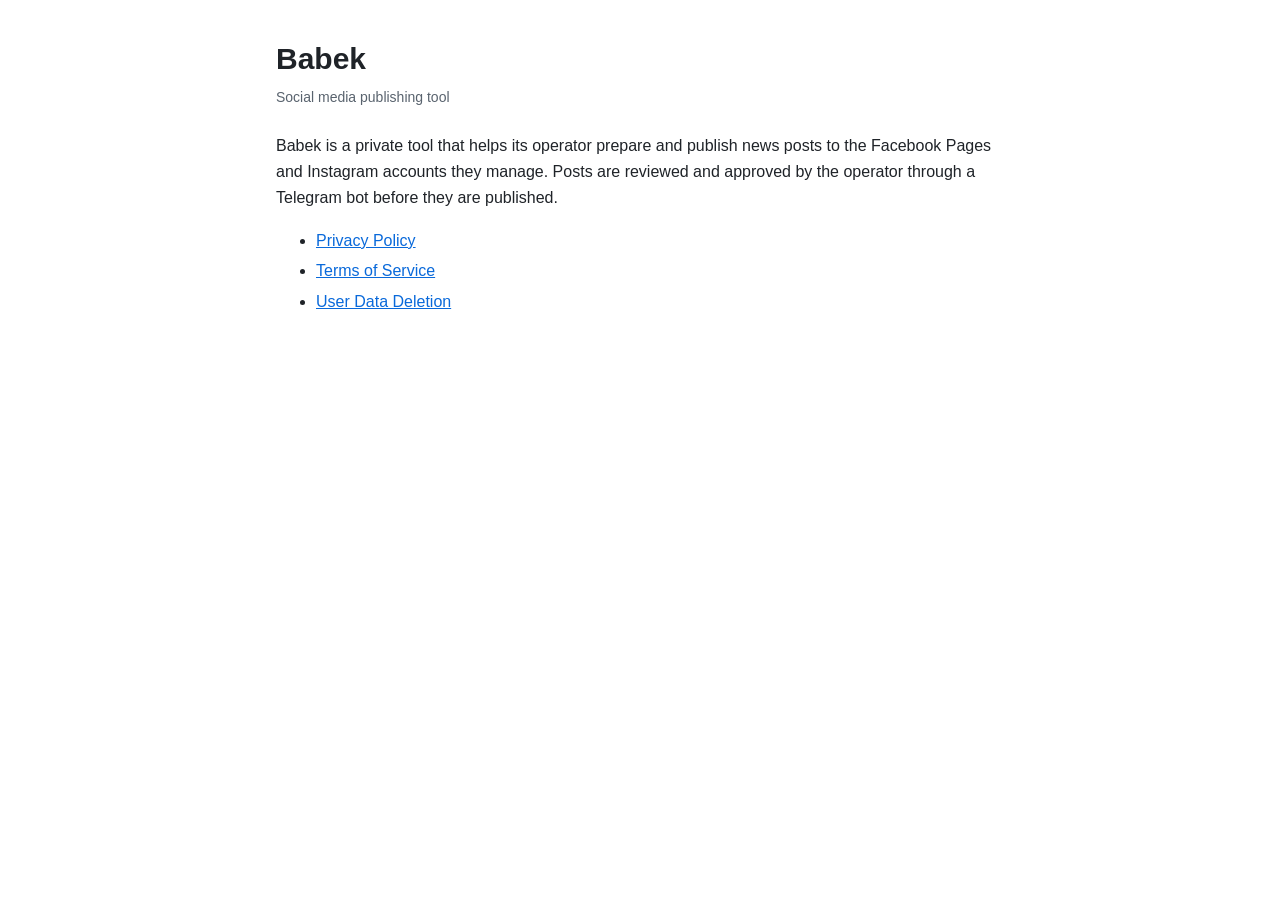
<file: index.html>
<!doctype html>
<html lang="en">
<head>
  <meta charset="utf-8">
  <meta name="viewport" content="width=device-width, initial-scale=1">
  <title>Babek</title>
  <link rel="stylesheet" href="style.css">
</head>
<body>
<main>
  <h1>Babek</h1>
  <p class="updated">Social media publishing tool</p>
  <p>Babek is a private tool that helps its operator prepare and publish news posts to the Facebook Pages and Instagram accounts they manage. Posts are reviewed and approved by the operator through a Telegram bot before they are published.</p>
  <ul>
    <li><a href="privacy.html">Privacy Policy</a></li>
    <li><a href="terms.html">Terms of Service</a></li>
    <li><a href="data-deletion.html">User Data Deletion</a></li>
  </ul>
</main>
</body>
</html>
</file>
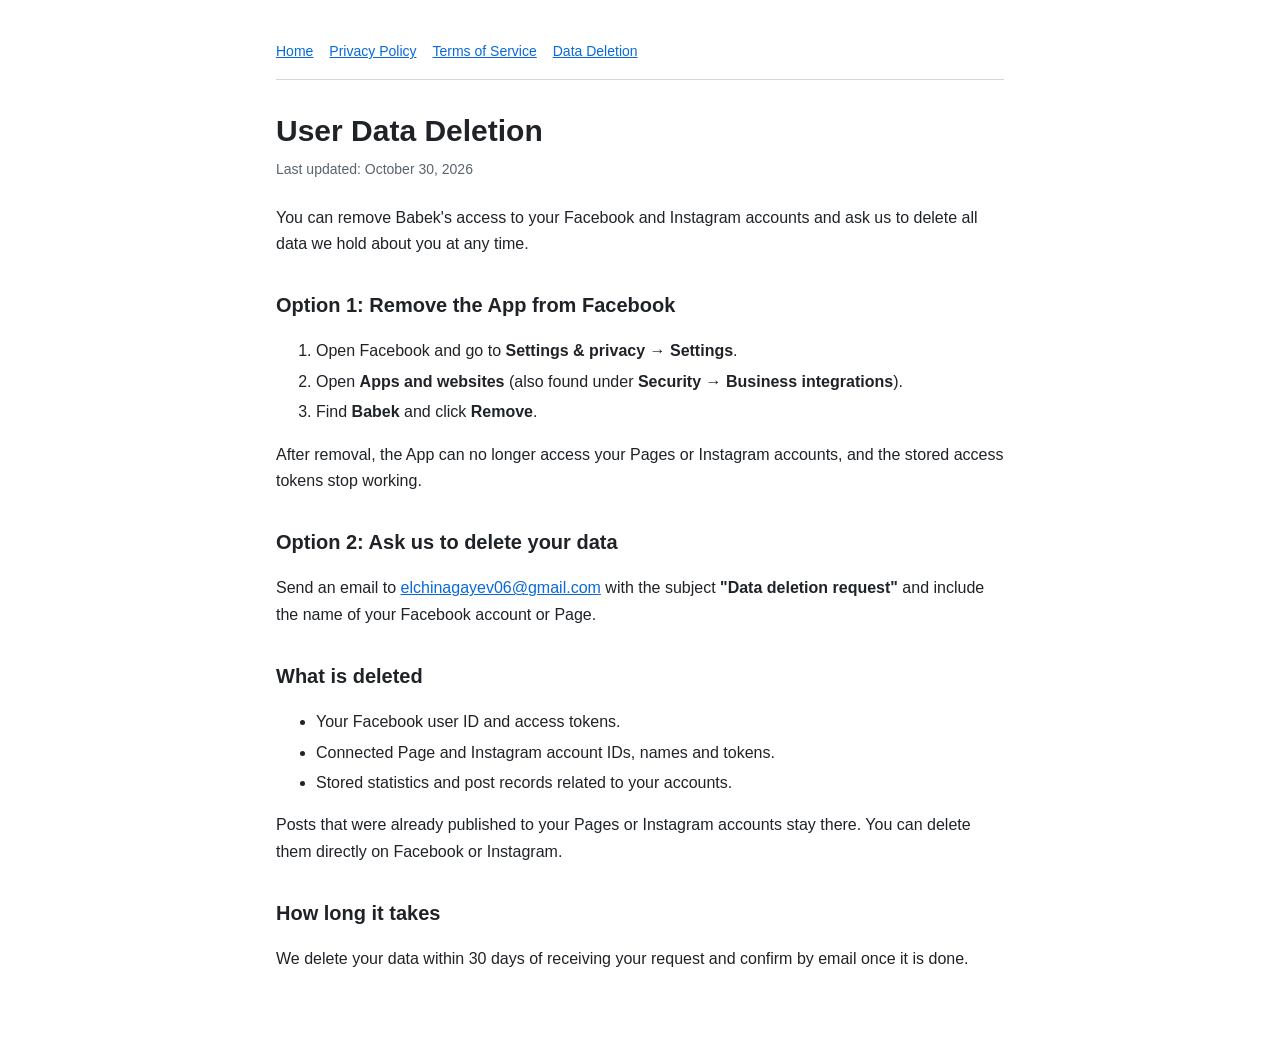
<file: data-deletion.html>
<!doctype html>
<html lang="en">
<head>
  <meta charset="utf-8">
  <meta name="viewport" content="width=device-width, initial-scale=1">
  <title>Data Deletion</title>
  <link rel="stylesheet" href="style.css">
</head>
<body>
<main>
  <nav>
    <a href="index.html">Home</a>
    <a href="privacy.html">Privacy Policy</a>
    <a href="terms.html">Terms of Service</a>
    <a href="data-deletion.html">Data Deletion</a>
  </nav>

  <h1>User Data Deletion</h1>
  <p class="updated">Last updated: October 30, 2026</p>

  <p>You can remove Babek's access to your Facebook and Instagram accounts and ask us to delete all data we hold about you at any time.</p>

  <h2>Option 1: Remove the App from Facebook</h2>
  <ol>
    <li>Open Facebook and go to <strong>Settings &amp; privacy → Settings</strong>.</li>
    <li>Open <strong>Apps and websites</strong> (also found under <strong>Security → Business integrations</strong>).</li>
    <li>Find <strong>Babek</strong> and click <strong>Remove</strong>.</li>
  </ol>
  <p>After removal, the App can no longer access your Pages or Instagram accounts, and the stored access tokens stop working.</p>

  <h2>Option 2: Ask us to delete your data</h2>
  <p>Send an email to <a href="mailto:elchinagayev06@gmail.com?subject=Data%20deletion%20request">elchinagayev06@gmail.com</a> with the subject <strong>"Data deletion request"</strong> and include the name of your Facebook account or Page.</p>

  <h2>What is deleted</h2>
  <ul>
    <li>Your Facebook user ID and access tokens.</li>
    <li>Connected Page and Instagram account IDs, names and tokens.</li>
    <li>Stored statistics and post records related to your accounts.</li>
  </ul>
  <p>Posts that were already published to your Pages or Instagram accounts stay there. You can delete them directly on Facebook or Instagram.</p>

  <h2>How long it takes</h2>
  <p>We delete your data within 30 days of receiving your request and confirm by email once it is done.</p>
</main>
</body>
</html>
</file>
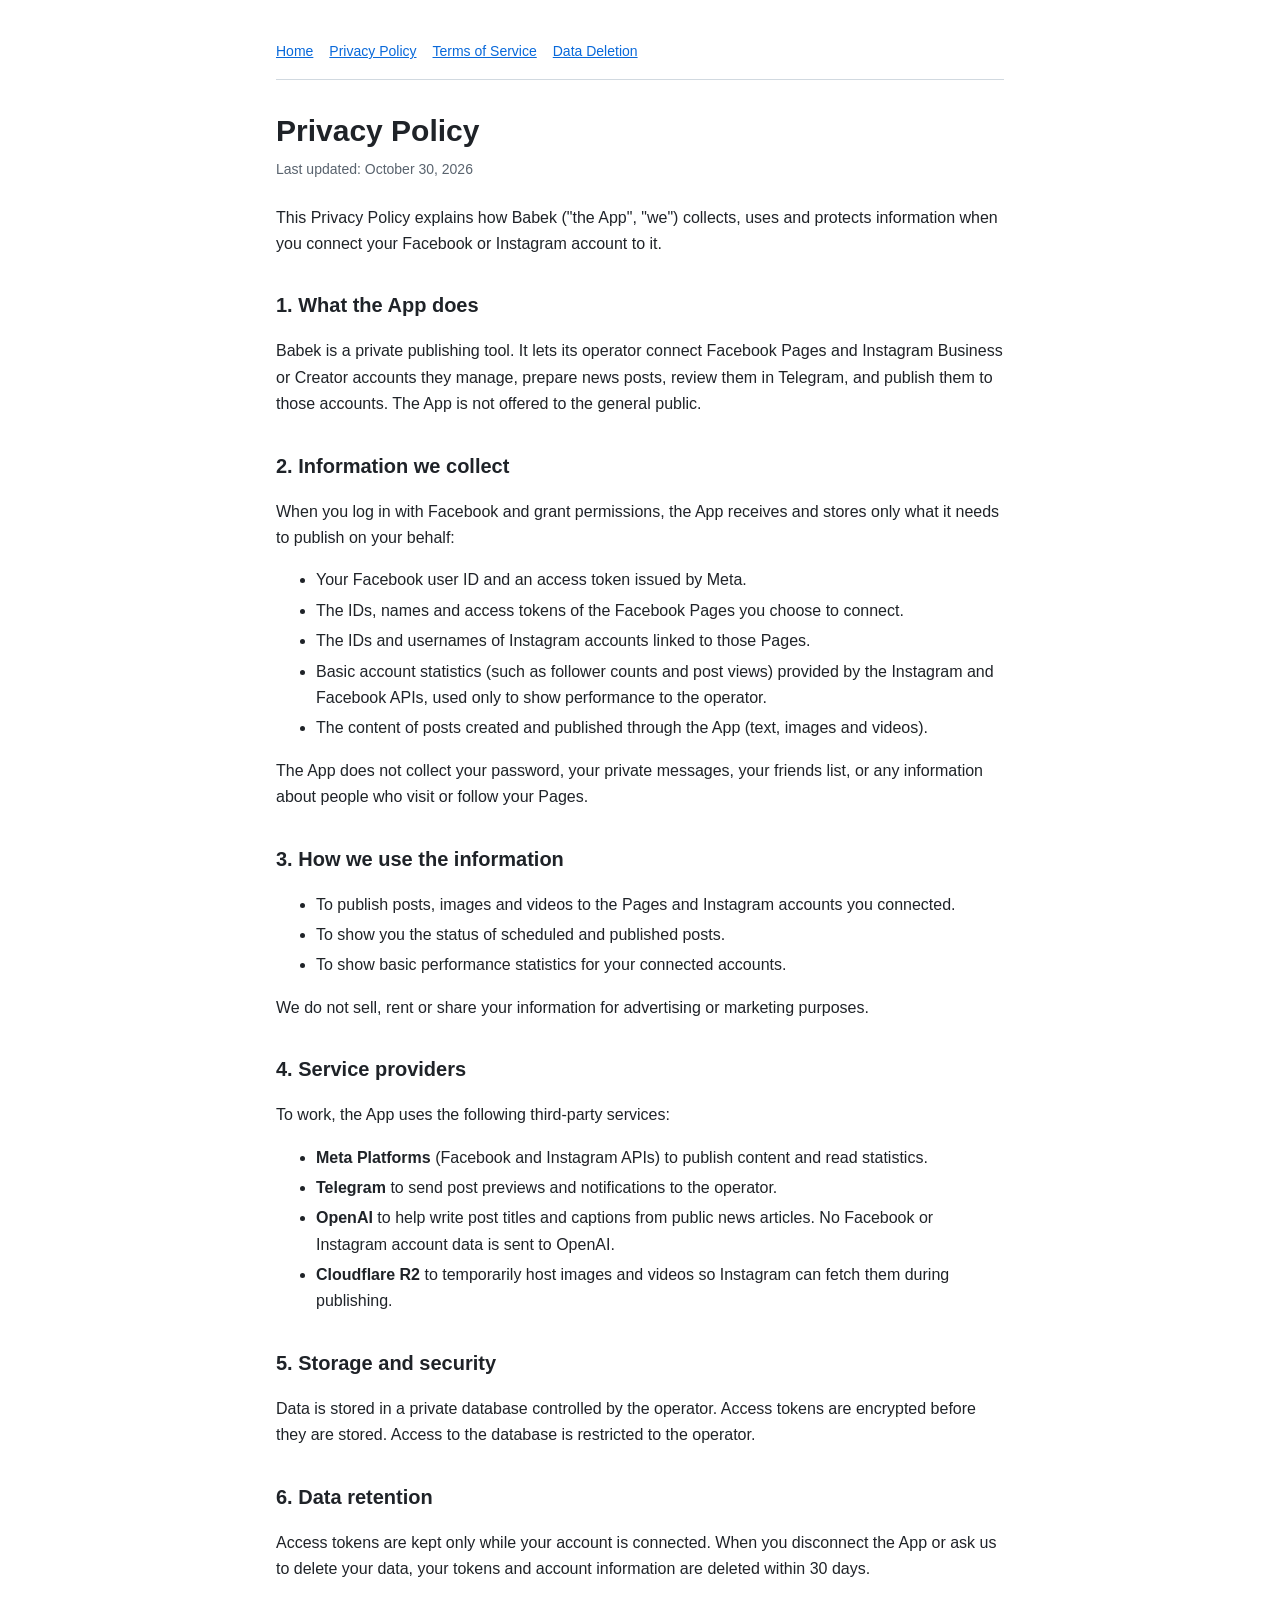
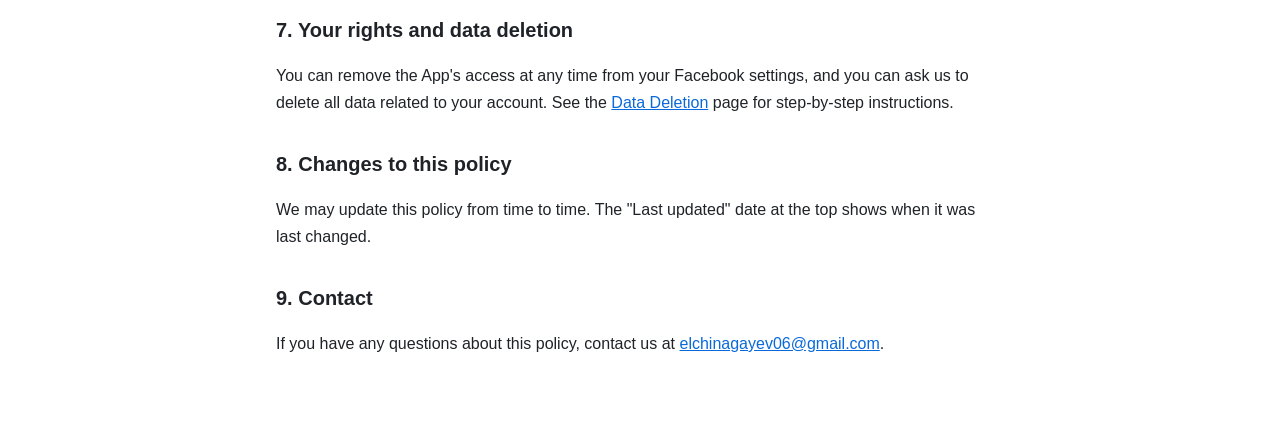
<file: privacy.html>
<!doctype html>
<html lang="en">
<head>
  <meta charset="utf-8">
  <meta name="viewport" content="width=device-width, initial-scale=1">
  <title>Privacy Policy</title>
  <link rel="stylesheet" href="style.css">
</head>
<body>
<main>
  <nav>
    <a href="index.html">Home</a>
    <a href="privacy.html">Privacy Policy</a>
    <a href="terms.html">Terms of Service</a>
    <a href="data-deletion.html">Data Deletion</a>
  </nav>

  <h1>Privacy Policy</h1>
  <p class="updated">Last updated: October 30, 2026</p>

  <p>This Privacy Policy explains how Babek ("the App", "we") collects, uses and protects information when you connect your Facebook or Instagram account to it.</p>

  <h2>1. What the App does</h2>
  <p>Babek is a private publishing tool. It lets its operator connect Facebook Pages and Instagram Business or Creator accounts they manage, prepare news posts, review them in Telegram, and publish them to those accounts. The App is not offered to the general public.</p>

  <h2>2. Information we collect</h2>
  <p>When you log in with Facebook and grant permissions, the App receives and stores only what it needs to publish on your behalf:</p>
  <ul>
    <li>Your Facebook user ID and an access token issued by Meta.</li>
    <li>The IDs, names and access tokens of the Facebook Pages you choose to connect.</li>
    <li>The IDs and usernames of Instagram accounts linked to those Pages.</li>
    <li>Basic account statistics (such as follower counts and post views) provided by the Instagram and Facebook APIs, used only to show performance to the operator.</li>
    <li>The content of posts created and published through the App (text, images and videos).</li>
  </ul>
  <p>The App does not collect your password, your private messages, your friends list, or any information about people who visit or follow your Pages.</p>

  <h2>3. How we use the information</h2>
  <ul>
    <li>To publish posts, images and videos to the Pages and Instagram accounts you connected.</li>
    <li>To show you the status of scheduled and published posts.</li>
    <li>To show basic performance statistics for your connected accounts.</li>
  </ul>
  <p>We do not sell, rent or share your information for advertising or marketing purposes.</p>

  <h2>4. Service providers</h2>
  <p>To work, the App uses the following third-party services:</p>
  <ul>
    <li><strong>Meta Platforms</strong> (Facebook and Instagram APIs) to publish content and read statistics.</li>
    <li><strong>Telegram</strong> to send post previews and notifications to the operator.</li>
    <li><strong>OpenAI</strong> to help write post titles and captions from public news articles. No Facebook or Instagram account data is sent to OpenAI.</li>
    <li><strong>Cloudflare R2</strong> to temporarily host images and videos so Instagram can fetch them during publishing.</li>
  </ul>

  <h2>5. Storage and security</h2>
  <p>Data is stored in a private database controlled by the operator. Access tokens are encrypted before they are stored. Access to the database is restricted to the operator.</p>

  <h2>6. Data retention</h2>
  <p>Access tokens are kept only while your account is connected. When you disconnect the App or ask us to delete your data, your tokens and account information are deleted within 30 days.</p>

  <h2>7. Your rights and data deletion</h2>
  <p>You can remove the App's access at any time from your Facebook settings, and you can ask us to delete all data related to your account. See the <a href="data-deletion.html">Data Deletion</a> page for step-by-step instructions.</p>

  <h2>8. Changes to this policy</h2>
  <p>We may update this policy from time to time. The "Last updated" date at the top shows when it was last changed.</p>

  <h2>9. Contact</h2>
  <p>If you have any questions about this policy, contact us at <a href="mailto:elchinagayev06@gmail.com">elchinagayev06@gmail.com</a>.</p>
</main>
</body>
</html>
</file>
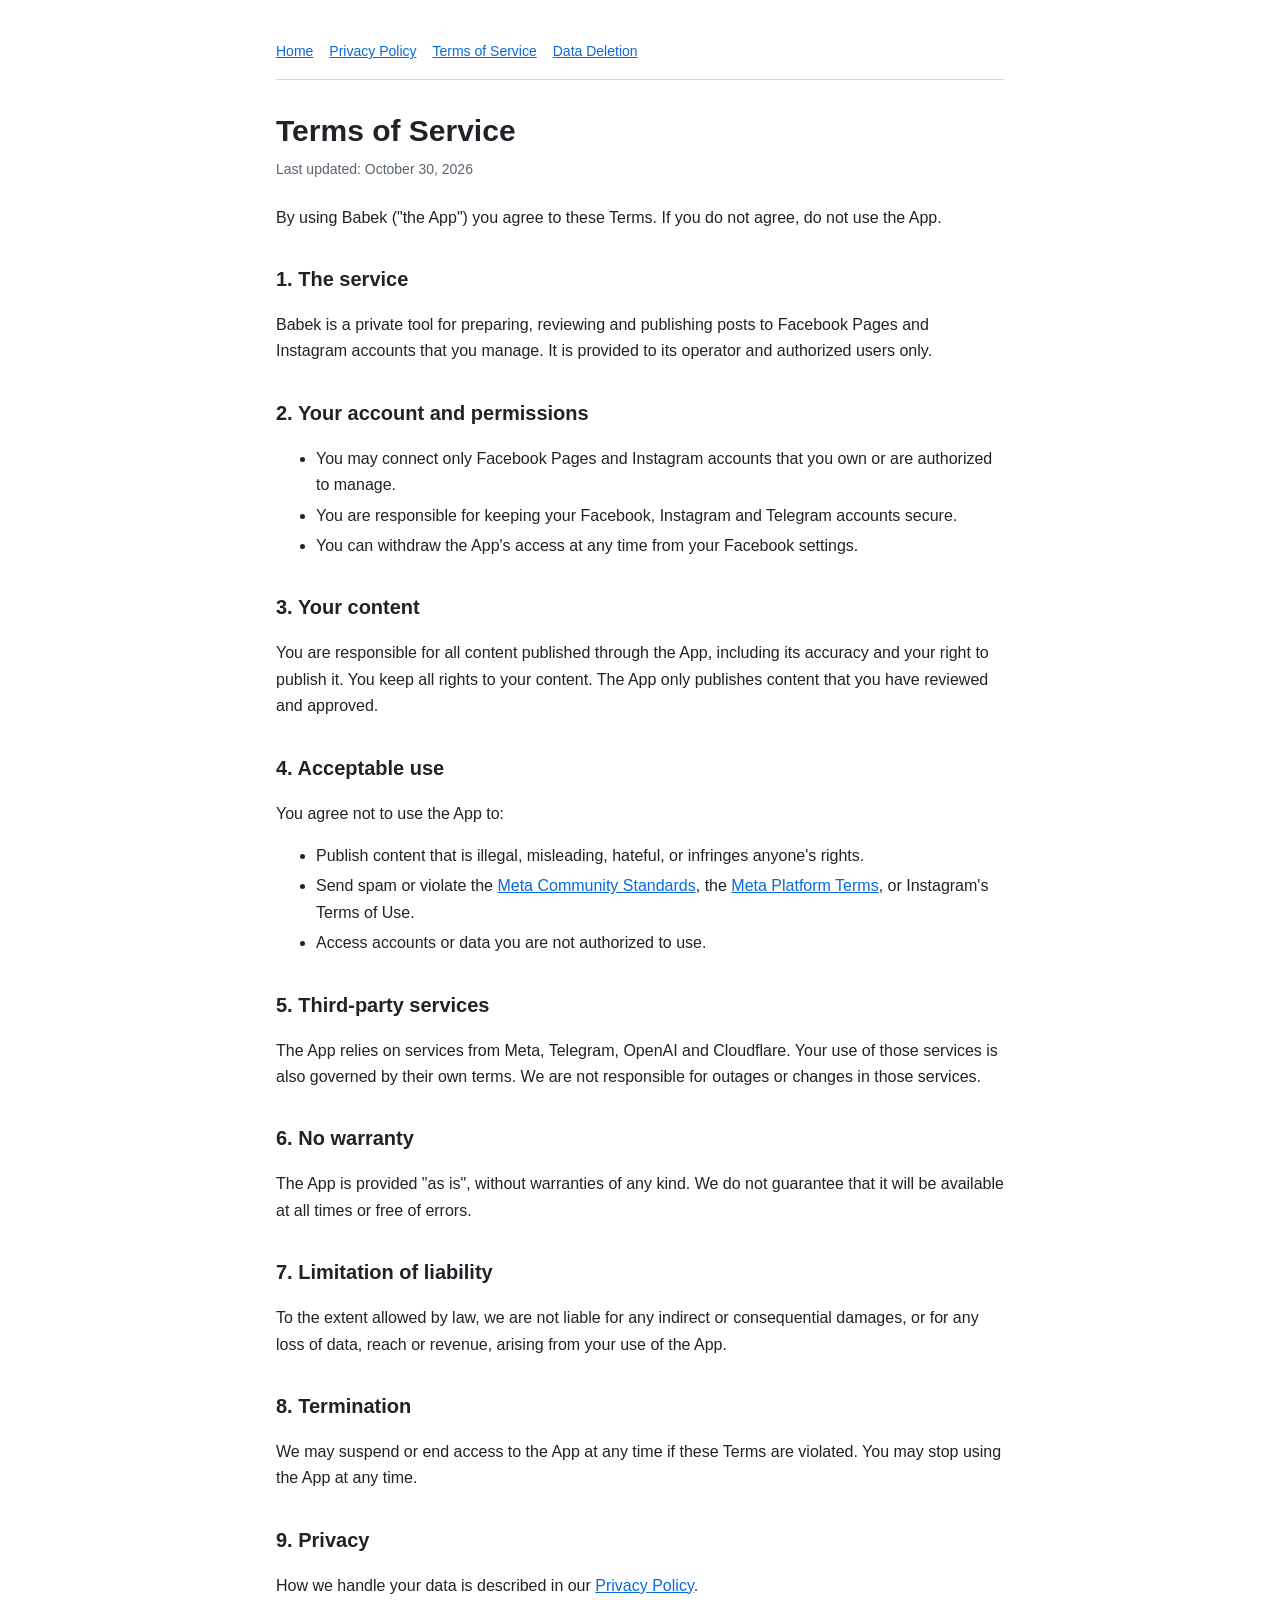
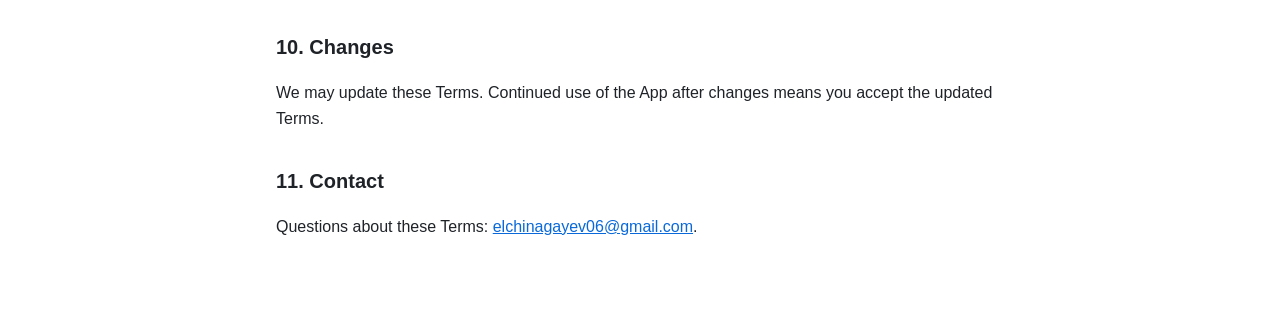
<file: terms.html>
<!doctype html>
<html lang="en">
<head>
  <meta charset="utf-8">
  <meta name="viewport" content="width=device-width, initial-scale=1">
  <title>Terms of Service</title>
  <link rel="stylesheet" href="style.css">
</head>
<body>
<main>
  <nav>
    <a href="index.html">Home</a>
    <a href="privacy.html">Privacy Policy</a>
    <a href="terms.html">Terms of Service</a>
    <a href="data-deletion.html">Data Deletion</a>
  </nav>

  <h1>Terms of Service</h1>
  <p class="updated">Last updated: October 30, 2026</p>

  <p>By using Babek ("the App") you agree to these Terms. If you do not agree, do not use the App.</p>

  <h2>1. The service</h2>
  <p>Babek is a private tool for preparing, reviewing and publishing posts to Facebook Pages and Instagram accounts that you manage. It is provided to its operator and authorized users only.</p>

  <h2>2. Your account and permissions</h2>
  <ul>
    <li>You may connect only Facebook Pages and Instagram accounts that you own or are authorized to manage.</li>
    <li>You are responsible for keeping your Facebook, Instagram and Telegram accounts secure.</li>
    <li>You can withdraw the App's access at any time from your Facebook settings.</li>
  </ul>

  <h2>3. Your content</h2>
  <p>You are responsible for all content published through the App, including its accuracy and your right to publish it. You keep all rights to your content. The App only publishes content that you have reviewed and approved.</p>

  <h2>4. Acceptable use</h2>
  <p>You agree not to use the App to:</p>
  <ul>
    <li>Publish content that is illegal, misleading, hateful, or infringes anyone's rights.</li>
    <li>Send spam or violate the <a href="https://transparency.meta.com/policies/community-standards/">Meta Community Standards</a>, the <a href="https://developers.facebook.com/terms/">Meta Platform Terms</a>, or Instagram's Terms of Use.</li>
    <li>Access accounts or data you are not authorized to use.</li>
  </ul>

  <h2>5. Third-party services</h2>
  <p>The App relies on services from Meta, Telegram, OpenAI and Cloudflare. Your use of those services is also governed by their own terms. We are not responsible for outages or changes in those services.</p>

  <h2>6. No warranty</h2>
  <p>The App is provided "as is", without warranties of any kind. We do not guarantee that it will be available at all times or free of errors.</p>

  <h2>7. Limitation of liability</h2>
  <p>To the extent allowed by law, we are not liable for any indirect or consequential damages, or for any loss of data, reach or revenue, arising from your use of the App.</p>

  <h2>8. Termination</h2>
  <p>We may suspend or end access to the App at any time if these Terms are violated. You may stop using the App at any time.</p>

  <h2>9. Privacy</h2>
  <p>How we handle your data is described in our <a href="privacy.html">Privacy Policy</a>.</p>

  <h2>10. Changes</h2>
  <p>We may update these Terms. Continued use of the App after changes means you accept the updated Terms.</p>

  <h2>11. Contact</h2>
  <p>Questions about these Terms: <a href="mailto:elchinagayev06@gmail.com">elchinagayev06@gmail.com</a>.</p>
</main>
</body>
</html>
</file>
<file: style.css>
:root {
  --bg: #ffffff;
  --text: #1f2328;
  --muted: #59636e;
  --accent: #0969da;
  --border: #d1d9e0;
}

@media (prefers-color-scheme: dark) {
  :root {
    --bg: #0d1117;
    --text: #e6edf3;
    --muted: #9198a1;
    --accent: #4493f8;
    --border: #3d444d;
  }
}

* { box-sizing: border-box; }

body {
  margin: 0;
  background: var(--bg);
  color: var(--text);
  font: 16px/1.65 -apple-system, BlinkMacSystemFont, "Segoe UI", Roboto, Helvetica, Arial, sans-serif;
}

main {
  max-width: 760px;
  margin: 0 auto;
  padding: 40px 16px 64px;
}

nav {
  display: flex;
  flex-wrap: wrap;
  gap: 16px;
  padding-bottom: 16px;
  margin-bottom: 32px;
  border-bottom: 1px solid var(--border);
  font-size: 14px;
}

a { color: var(--accent); }

h1 { font-size: 30px; line-height: 1.25; margin: 0 0 8px; }
h2 { font-size: 20px; margin: 32px 0 8px; }

.updated { color: var(--muted); font-size: 14px; margin: 0 0 24px; }

li { margin: 4px 0; }
</file>
